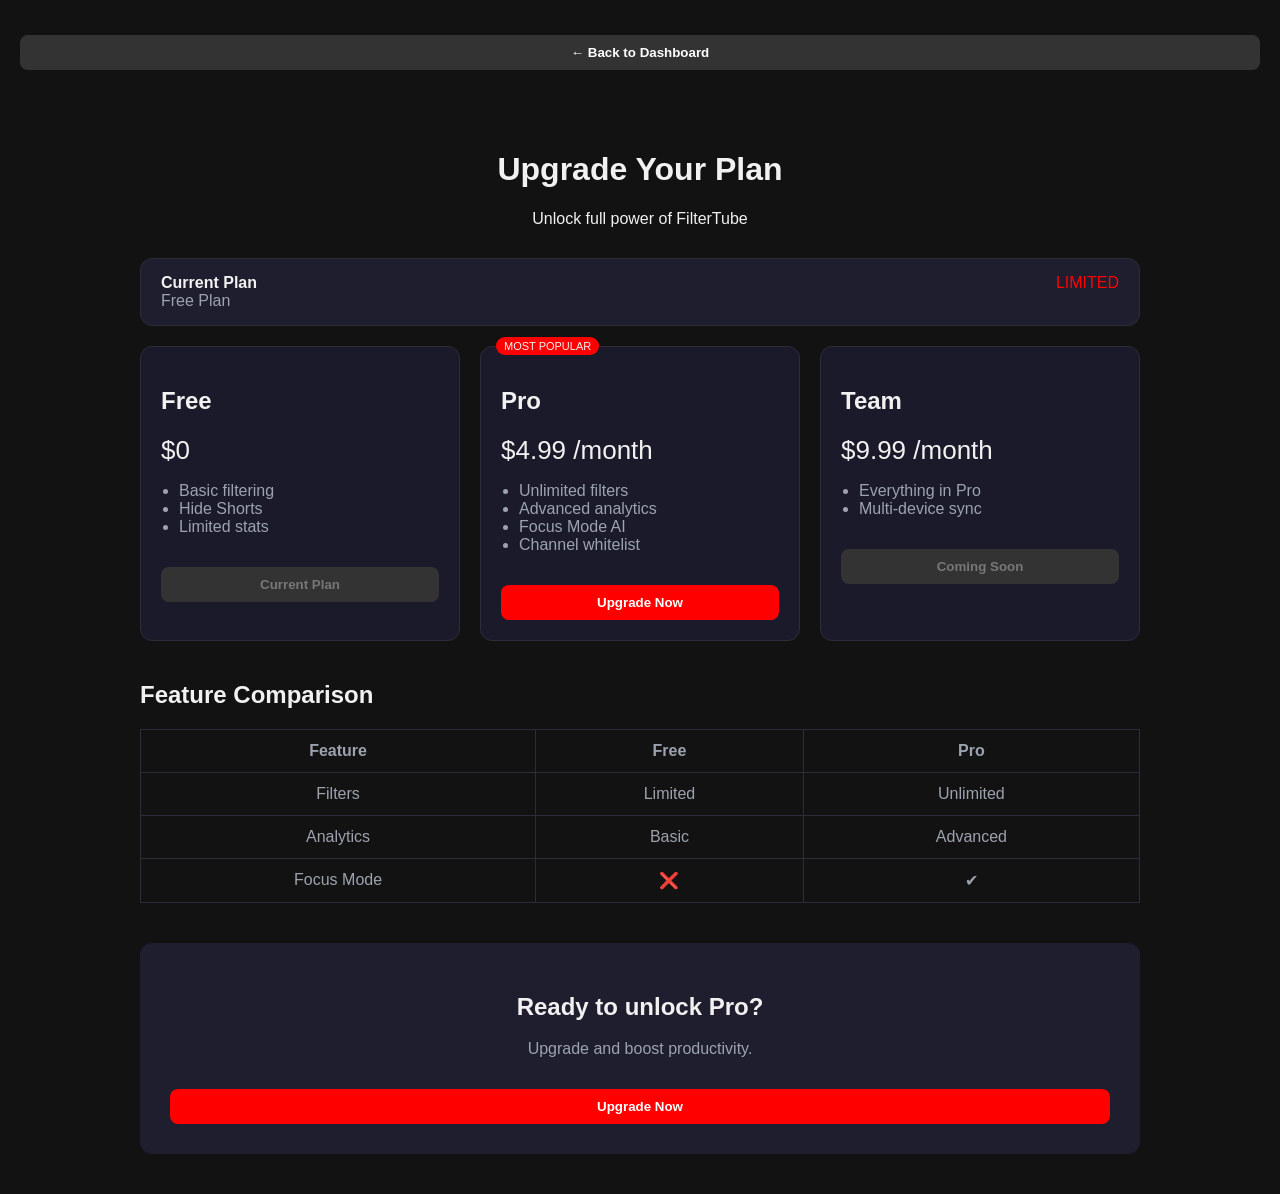
<file: upgrade.html>
<!DOCTYPE html>
<html lang="en">
<head>
<meta charset="UTF-8" />
<meta name="viewport" content="width=device-width, initial-scale=1.0"/>
<title>FilterTube Upgrade</title>

<style>
:root {
  --bg: #121212;
  --card: #1a1a2a;
  --card2: #1E1E2E;
  --text: #F1F1F1;
  --muted: #9CA3AF;
  --border: #2d2d3a;
  --red: #FF0000;
  --red-dark: #cc0000;
}

/* BASE */
body {
  margin: 0;
  font-family: "Segoe UI", sans-serif;
  background: var(--bg);
  color: var(--text);
}

.container {
  max-width: 1000px;
  margin: auto;
  padding: 40px 20px;
}

/* HEADER */
.header {
  text-align: center;
  margin-bottom: 30px;
}

/* PLAN */
.plan {
  background: var(--card2);
  padding: 15px 20px;
  border-radius: 12px;
  display: flex;
  justify-content: space-between;
  border: 1px solid var(--border);
}

/* CARDS */
.cards {
  display: flex;
  gap: 20px;
  margin-top: 20px;
}

.card {
  flex: 1;
  background: var(--card);
  border: 1px solid var(--border);
  border-radius: 12px;
  padding: 20px;
  position: relative;
}

.price {
  font-size: 26px;
  margin: 10px 0;
}

ul {
  color: var(--muted);
  padding-left: 18px;
}

/* BADGES */
.popular {
  position: absolute;
  top: -10px;
  left: 15px;
  background: var(--red);
  font-size: 11px;
  padding: 3px 8px;
  border-radius: 10px;
}

/* BUTTONS */
button {
  width: 100%;
  padding: 10px;
  border: none;
  border-radius: 8px;
  margin-top: 15px;
  cursor: pointer;
  font-weight: bold;
}

.primary {
  background: var(--red);
  color: white;
}

.primary:hover {
  background: var(--red-dark);
}

.disabled {
  background: #333;
  color: #777;
  cursor: not-allowed;
}

.secondary {
  background: #333;
  color: white;
}

.secondary:hover {
  background: #444;
}

/* TABLE */
table {
  width: 100%;
  border-collapse: collapse;
  margin-top: 10px;
}

th, td {
  border: 1px solid var(--border);
  padding: 12px;
  text-align: center;
  color: var(--muted);
}

/* CTA */
.cta {
  margin-top: 40px;
  text-align: center;
  background: var(--card2);
  padding: 30px;
  border-radius: 12px;
}
</style>
<link rel="icon" type="image/png" sizes="16x16" href="icon16.png">
</head>

<body>

<!-- BACK BUTTON -->
<div style="padding:20px;">
  <button class="secondary" onclick="window.location.href='dashboard.html'">
    ← Back to Dashboard
  </button>
</div>

<div class="container">

  <div class="header">
    <h1>Upgrade Your Plan</h1>
    <p>Unlock full power of FilterTube</p>
  </div>

  <!-- CURRENT PLAN -->
  <div class="plan">
    <div>
      <strong>Current Plan</strong><br>
      <span style="color:#9CA3AF;">Free Plan</span>
    </div>
    <div style="color:#FF0000;">LIMITED</div>
  </div>

  <!-- CARDS -->
  <div class="cards">

    <div class="card">
      <h2>Free</h2>
      <div class="price">$0</div>
      <ul>
        <li>Basic filtering</li>
        <li>Hide Shorts</li>
        <li>Limited stats</li>
      </ul>
      <button class="disabled">Current Plan</button>
    </div>

    <div class="card">
      <div class="popular">MOST POPULAR</div>
      <h2>Pro</h2>
      <div class="price">$4.99 <span>/month</span></div>
      <ul>
        <li>Unlimited filters</li>
        <li>Advanced analytics</li>
        <li>Focus Mode AI</li>
        <li>Channel whitelist</li>
      </ul>
      <button class="primary" id="upgradeBtn">Upgrade Now</button>
    </div>

    <div class="card">
      <h2>Team</h2>
      <div class="price">$9.99 <span>/month</span></div>
      <ul>
        <li>Everything in Pro</li>
        <li>Multi-device sync</li>
      </ul>
      <button class="disabled">Coming Soon</button>
    </div>

  </div>

  <!-- TABLE -->
  <h2 style="margin-top:40px;">Feature Comparison</h2>

  <table>
    <tr>
      <th>Feature</th>
      <th>Free</th>
      <th>Pro</th>
    </tr>
    <tr>
      <td>Filters</td>
      <td>Limited</td>
      <td>Unlimited</td>
    </tr>
    <tr>
      <td>Analytics</td>
      <td>Basic</td>
      <td>Advanced</td>
    </tr>
    <tr>
      <td>Focus Mode</td>
      <td>❌</td>
      <td>✔</td>
    </tr>
  </table>

  <!-- CTA -->
  <div class="cta">
    <h2>Ready to unlock Pro?</h2>
    <p style="color:#9CA3AF;">Upgrade and boost productivity.</p>
    <button class="primary" id="finalBtn">Upgrade Now</button>
  </div>

</div>

<script>
// SAFE JS (no crashes)

const upgradeBtn = document.getElementById("upgradeBtn");
const finalBtn = document.getElementById("finalBtn");

if (upgradeBtn) {
  upgradeBtn.addEventListener("click", () => {
    alert("Upgrade flow will connect to Stripe/Firebase next step");
  });
}

if (finalBtn) {
  finalBtn.addEventListener("click", () => {
    alert("Upgrade process started...");
  });
}
</script>

</body>
</html>
</file>
